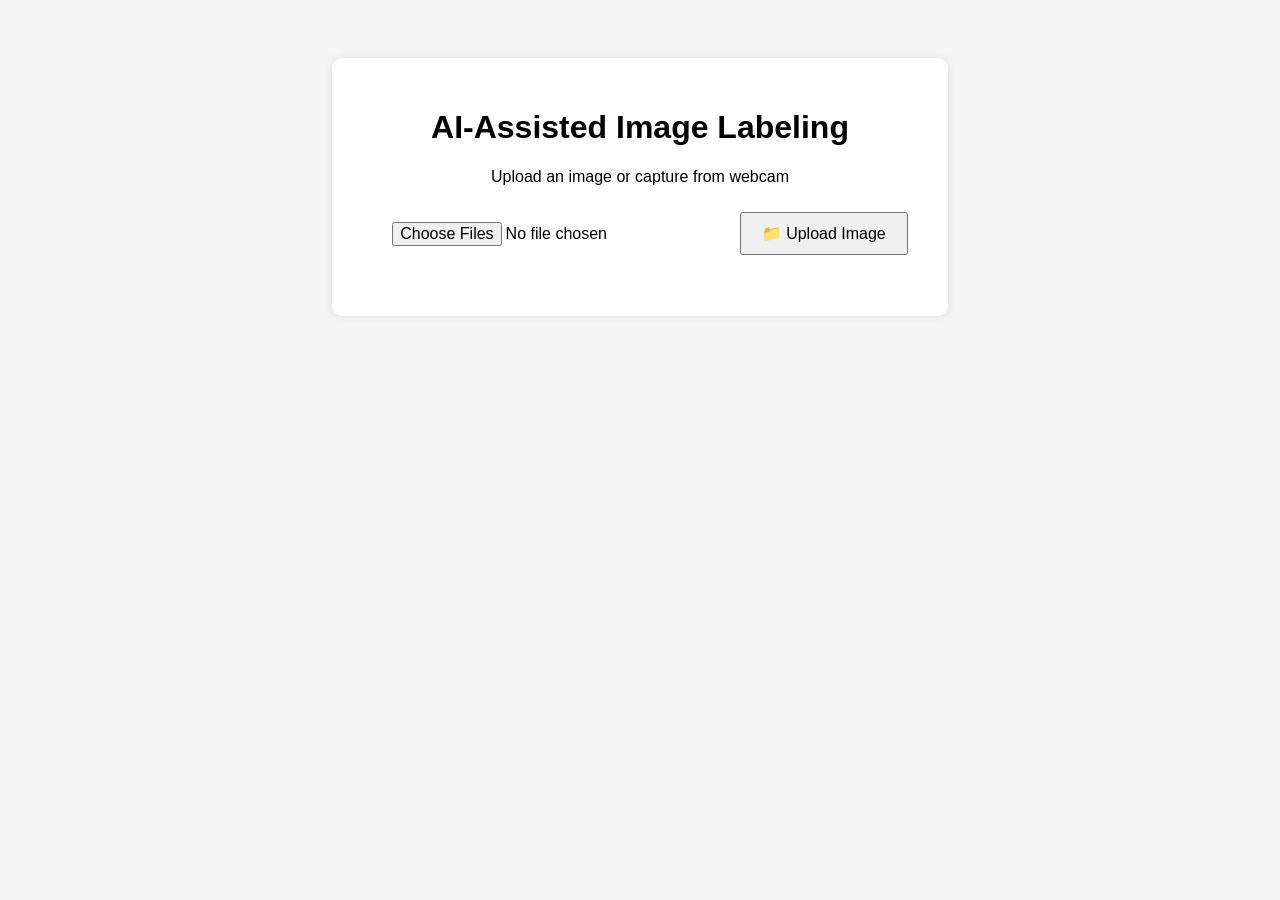
<file: templates/index.html>
<!DOCTYPE html>
<html lang="en">
<head>
    <meta charset="UTF-8">
    <meta name="viewport" content="width=device-width, initial-scale=1.0">
    <title>AI-Assisted Image Labeling</title>
    <style>
        body {
            font-family: Arial, sans-serif;
            text-align: center;
            padding: 50px;
            background: #f5f5f5;
        }
        .container {
            background: white;
            padding: 30px;
            border-radius: 10px;
            box-shadow: 0 0 10px rgba(0,0,0,0.1);
            display: inline-block;
        }
        button, input {
            margin: 10px;
            padding: 10px 20px;
            font-size: 16px;
        }
        #previewImages {
            display: flex;
            gap: 10px;
            justify-content: center;
            flex-wrap: wrap;
            margin-top: 20px;
        }
        #previewImages img {
            max-width: 70px;
            max-height: 70px;
            object-fit: cover;
            border-radius: 6px;
            border: 1.5px solid #ccc;
            margin: 2px;
        }
    </style>
</head>
<body>
    <div class="container">
        <h1>AI-Assisted Image Labeling</h1>
        <p>Upload an image or capture from webcam</p>
        <input type="file" id="fileInput" accept="image/*" multiple />
        <button onclick="document.getElementById('fileInput').click()">📁 Upload Image</button>
        <div id="previewImages"></div>
    </div>
    <script>
    document.getElementById('fileInput').addEventListener('change', function(e) {
      const files = Array.from(e.target.files);
      const previewImages = document.getElementById('previewImages');
      previewImages.innerHTML = '';
      files.forEach(file => {
        const reader = new FileReader();
        reader.onload = function(event) {
          const img = document.createElement('img');
          img.src = event.target.result;
          previewImages.appendChild(img);
        };
        reader.readAsDataURL(file);
      });
    });
    </script>
</body>
</html>
</file>
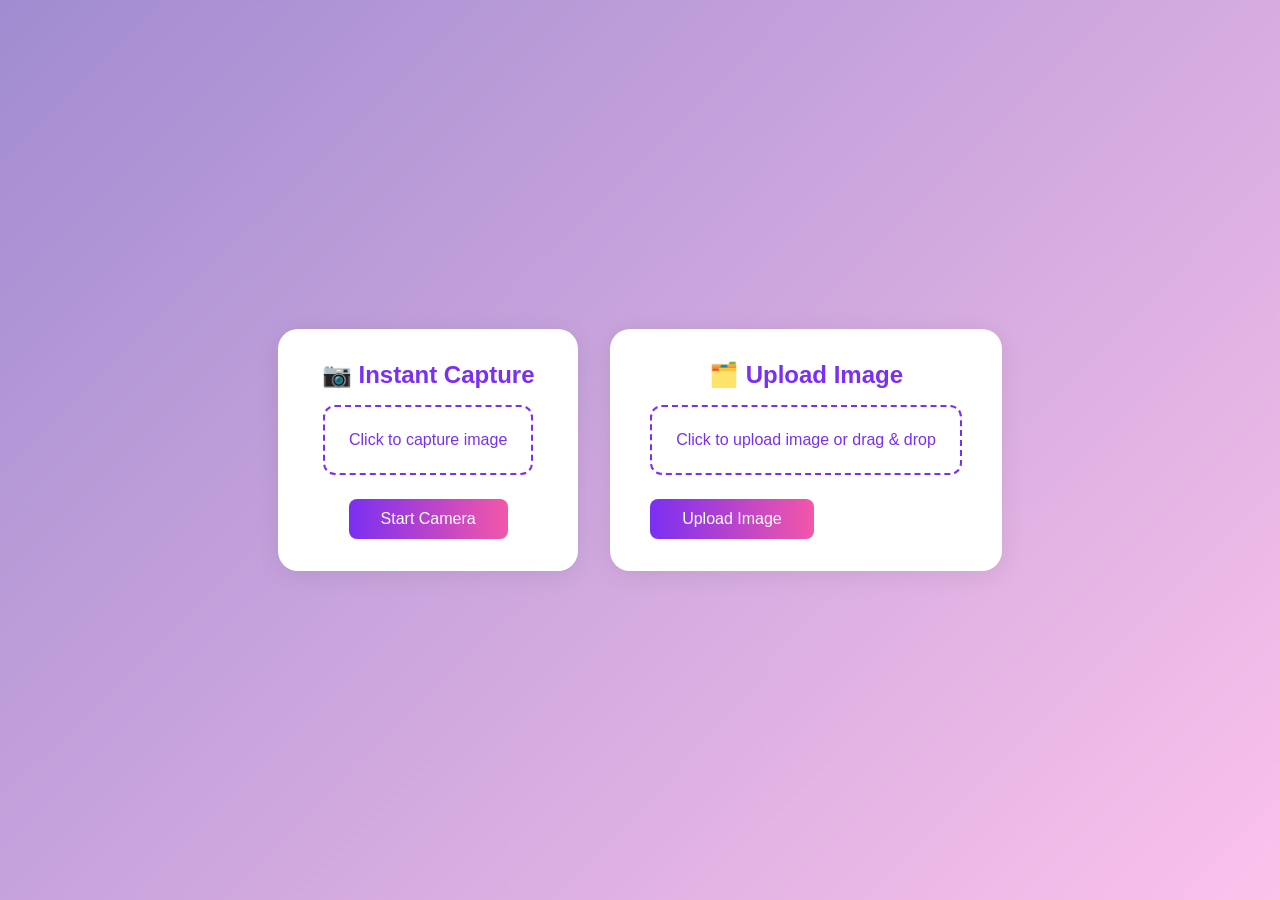
<file: templates/dashboard.html>
<!DOCTYPE html>
<html lang="en">
<head>
    <meta charset="UTF-8">
    <meta name="viewport" content="width=device-width, initial-scale=1.0">
    <title>Labelify Dashboard</title>
    <link rel="stylesheet" href="/static/css/labelme.css">
    <style>
        body {
            background: linear-gradient(135deg, #a18cd1 0%, #fbc2eb 100%);
            min-height: 100vh;
            display: flex;
            align-items: center;
            justify-content: center;
        }
        .container {
            display: flex;
            gap: 2rem;
        }
        .card {
            background: #fff;
            border-radius: 20px;
            box-shadow: 0 4px 24px rgba(0,0,0,0.08);
            padding: 2rem 2.5rem;
            display: flex;
            flex-direction: column;
            align-items: center;
            min-width: 300px;
        }
        .card h2 {
            color: #7b2ff2;
            margin-bottom: 1rem;
        }
        .upload-area, .capture-area {
            border: 2px dashed #7b2ff2;
            border-radius: 12px;
            padding: 1.5rem;
            margin-bottom: 1rem;
            text-align: center;
            color: #7b2ff2;
            cursor: pointer;
        }
        .btn {
            background: linear-gradient(90deg, #7b2ff2 0%, #f357a8 100%);
            color: #fff;
            border: none;
            border-radius: 8px;
            padding: 0.7rem 2rem;
            font-size: 1rem;
            cursor: pointer;
            margin-top: 0.5rem;
        }
        .btn:active {
            opacity: 0.9;
        }
        #video {
            display: none;
            width: 100%;
            border-radius: 10px;
            margin-bottom: 1rem;
        }
        #canvas {
            display: none;
            width: 100%;
            border-radius: 10px;
            margin-bottom: 1rem;
        }
    </style>
</head>
<body>
    <div class="container">
        <div class="card">
            <h2>📷 Instant Capture</h2>
            <div class="capture-area" id="capture-area">
                Click to capture image
            </div>
            <video id="video" autoplay></video>
            <canvas id="canvas"></canvas>
            <button class="btn" id="start-camera">Start Camera</button>
            <button class="btn" id="capture-btn" style="display:none;">Capture</button>
        </div>
        <div class="card">
            <h2>🗂️ Upload Image</h2>
            <form id="upload-form" enctype="multipart/form-data">
                <div class="upload-area" id="upload-area">
                    Click to upload image or drag & drop
                </div>
                <input type="file" id="file-input" name="images" accept="image/*" multiple style="display:none;">
                <button class="btn" type="submit">Upload Image</button>
            </form>
        </div>
    </div>
    <script>
        // Camera logic
        const startCameraBtn = document.getElementById('start-camera');
        const captureBtn = document.getElementById('capture-btn');
        const video = document.getElementById('video');
        const canvas = document.getElementById('canvas');
        const captureArea = document.getElementById('capture-area');
        let stream;

        startCameraBtn.onclick = async function() {
            stream = await navigator.mediaDevices.getUserMedia({ video: true });
            video.srcObject = stream;
            video.style.display = 'block';
            captureBtn.style.display = 'inline-block';
            startCameraBtn.style.display = 'none';
        };
        captureBtn.onclick = function() {
            canvas.width = video.videoWidth;
            canvas.height = video.videoHeight;
            const ctx = canvas.getContext('2d');
            ctx.drawImage(video, 0, 0);
            canvas.style.display = 'block';
            stream.getTracks().forEach(track => track.stop());
            video.style.display = 'none';
            captureBtn.style.display = 'none';
            startCameraBtn.style.display = 'inline-block';
        };

        // Upload logic
        const uploadArea = document.getElementById('upload-area');
        const fileInput = document.getElementById('file-input');
        uploadArea.onclick = () => fileInput.click();
        uploadArea.ondragover = e => { e.preventDefault(); uploadArea.style.background = '#f3e6ff'; };
        uploadArea.ondragleave = e => { e.preventDefault(); uploadArea.style.background = ''; };
        uploadArea.ondrop = e => {
            e.preventDefault();
            fileInput.files = e.dataTransfer.files;
            uploadArea.style.background = '';
        };
        document.getElementById('upload-form').onsubmit = async function(e) {
            e.preventDefault();
            const formData = new FormData();
            if (fileInput.files.length === 0) {
                alert('Please select one or more images.');
                return;
            }
            for (let i = 0; i < fileInput.files.length; i++) {
                formData.append('images', fileInput.files[i]);
            }
            try {
                const res = await fetch('/upload', { method: 'POST', body: formData });
                const data = await res.json();
                if (data.success && data.filenames && data.filenames.length > 0) {
                    // Redirect to labelme with all uploaded image filenames for navigation
                    const imagesParam = data.filenames.map(encodeURIComponent).join(',');
                    window.location.href = `/labelme?images=${imagesParam}&image=${encodeURIComponent(data.filenames[0])}`;
                } else {
                    alert('Upload failed: ' + (data.error || 'Unknown error'));
                }
            } catch (error) {
                alert('Network error: ' + error.message);
            }
        };
    </script>
</body>
</html>
</file>
<file: static/css/labelme.css>
.canvas-area {
    display: flex;
    flex-direction: column;
    align-items: center;
    justify-content: center;
    height: 100%;
    width: 100%;
}
#annotation-canvas {
    background: #222;
    box-shadow: 0 2px 16px rgba(0,0,0,0.15);
    display: block;
    margin: 0 auto;
    max-width: 100%;
    max-height: 80vh;
    border-radius: 8px;
}
/* # Popup styles */
.labelme-popup {
    position: fixed;
    top: 50%;
    left: 50%;
    transform: translate(-50%, -50%);
    background: #222;
    color: #fff;
    padding: 32px 28px 24px 28px;
    border-radius: 10px;
    box-shadow: 0 8px 32px rgba(0,0,0,0.4);
    z-index: 9999;
    min-width: 280px;
    text-align: center;
    font-size: 1.1rem;
}
.labelme-popup input[type="text"] {
    margin-top: 16px;
    padding: 8px 12px;
    border-radius: 4px;
    border: 1px solid #444;
    background: #333;
    color: #fff;
    width: 80%;
    font-size: 1rem;
}
.labelme-popup button {
    margin-top: 18px;
    padding: 8px 24px;
    background: #0e639c;
    color: #fff;
    border: none;
    border-radius: 4px;
    font-size: 1rem;
    cursor: pointer;
    transition: background 0.2s;
}
.labelme-popup button:hover {
    background: #1177bb;
}

/* Overlay for popup */
.labelme-popup-overlay {
    position: fixed;
    top: 0; left: 0; right: 0; bottom: 0;
    background: rgba(0,0,0,0.35);
    z-index: 9998;
}

/* Custom drawing cursor */
.drawing-cursor {
    cursor: crosshair !important;
}
* {
    margin: 0;
    padding: 0;
    box-sizing: border-box;
}

body {
    font-family: -apple-system, BlinkMacSystemFont, 'Segoe UI', Roboto, Oxygen, Ubuntu, sans-serif;
    background: #1e1e1e;
    color: #f0f0f0;
    height: 100vh;
    overflow: hidden;
}

.labelme-container {
    display: flex;
    flex-direction: column;
    height: 100vh;
}

.header {
    background: #252526;
    padding: 10px 20px;
    border-bottom: 1px solid #333;
    display: flex;
    justify-content: space-between;
    align-items: center;
}

.header h1 {
    color: #569cd6;
    font-size: 20px;
}

.file-info {
    display: flex;
    gap: 20px;
    color: #cccccc;
}

.main-content {
    display: flex;
    flex: 1;
    overflow: hidden;
}

.sidebar {
    width: 250px;
    background: #252526;
    padding: 15px;
    overflow-y: auto;
    border-right: 1px solid #333;
}

.sidebar.right {
    border-right: none;
    border-left: 1px solid #333;
}

.sidebar h3 {
    color: #569cd6;
    margin: 15px 0 10px 0;
    font-size: 14px;
    text-transform: uppercase;
}

.tool-buttons {
    display: flex;
    flex-direction: column;
    gap: 8px;
}

.tool-btn {
    background: #333;
    border: 1px solid #444;
    color: #f0f0f0;
    padding: 10px;
    text-align: left;
    cursor: pointer;
    display: flex;
    align-items: center;
    gap: 8px;
    border-radius: 4px;
    transition: all 0.2s;
}

.tool-btn:hover {
    background: #444;
    border-color: #555;
}

.tool-btn.active {
    background: #0e639c;
    border-color: #1177bb;
}

.tool-btn .icon {
    font-size: 18px;
    width: 24px;
    text-align: center;
}

.label-list {
    background: #1e1e1e;
    border-radius: 4px;
    padding: 10px;
}

.label-input {
    display: flex;
    gap: 5px;
    margin-bottom: 10px;
}

.label-input input {
    flex: 1;
    background: #333;
    border: 1px solid #444;
    color: #f0f0f0;
    padding: 5px 10px;
    border-radius: 4px;
}

.label-input button {
    background: #0e639c;
    border: none;
    color: white;
    padding: 5px 10px;
    border-radius: 4px;
    cursor: pointer;
}

.label-item {
    padding: 8px 10px;
    margin: 2px 0;
    background: #333;
    border-radius: 4px;
    cursor: pointer;
    display: flex;
    justify-content: space-between;
}

.label-item:hover {
    background: #444;
}

.label-item.active {
    background: #0e639c;
}

.action-buttons {
    display: flex;
    flex-direction: column;
    gap: 8px;
}

.action-buttons button {
    background: #333;
    border: 1px solid #444;
    color: #f0f0f0;
    padding: 10px;
    cursor: pointer;
    border-radius: 4px;
    transition: all 0.2s;
}

.action-buttons button:hover {
    background: #444;
    border-color: #555;
}

.canvas-area {
    flex: 1;
    display: flex;
    flex-direction: column;
    align-items: center;
    justify-content: center;
    padding: 20px;
    background: #1e1e1e;
    overflow: auto;
}

#annotation-canvas {
    display: block;
    margin: auto;
    max-width: 95vw;
    max-height: 80vh;
    width: auto;
    height: auto;
    background: #000;
    border: 2px solid #444;
    border-radius: 8px;
    box-shadow: 0 8px 32px rgba(0, 0, 0, 0.7);
}

.canvas-controls {
    margin-top: 15px;
    display: flex;
    gap: 10px;
}

.canvas-controls button {
    background: #333;
    border: 1px solid #444;
    color: #f0f0f0;
    padding: 8px 15px;
    cursor: pointer;
    border-radius: 4px;
    transition: all 0.2s;
}

.canvas-controls button:hover {
    background: #444;
}

#annotations-list {
    background: #1e1e1e;
    border-radius: 4px;
    padding: 10px;
    min-height: 200px;
    max-height: 300px;
    overflow-y: auto;
}

.annotation-item {
    background: #333;
    padding: 8px 10px;
    margin: 5px 0;
    border-radius: 4px;
    display: flex;
    justify-content: space-between;
    align-items: center;
}

.annotation-label {
    color: #4ec9b0;
    font-weight: bold;
}

.annotation-type {
    color: #ce9178;
    font-size: 12px;
}

.annotation-points {
    color: #9cdcfe;
    font-size: 12px;
}

.annotation-item button {
    background: #d16969;
    border: none;
    color: white;
    width: 24px;
    height: 24px;
    border-radius: 50%;
    cursor: pointer;
    font-size: 12px;
}

.empty-state {
    color: #888;
    text-align: center;
    padding: 20px;
    font-style: italic;
}

.save-section {
    margin-top: 20px;
}

.save-btn, .export-btn, .copy-btn {
    width: 100%;
    padding: 12px;
    margin: 5px 0;
    border: none;
    border-radius: 4px;
    cursor: pointer;
    font-weight: bold;
    transition: all 0.2s;
}

.save-btn {
    background: #0e639c;
    color: white;
}

.export-btn {
    background: #388a34;
    color: white;
}

.copy-btn {
    background: #68217a;
    color: white;
}

.save-btn:hover {
    background: #1177bb;
}

.export-btn:hover {
    background: #43a047;
}

.copy-btn:hover {
    background: #7b1fa2;
}

.status-bar {
    background: #007acc;
    padding: 5px 20px;
    display: flex;
    justify-content: space-between;
    font-size: 12px;
    color: white;
}

#status {
    flex: 1;
}
</file>
